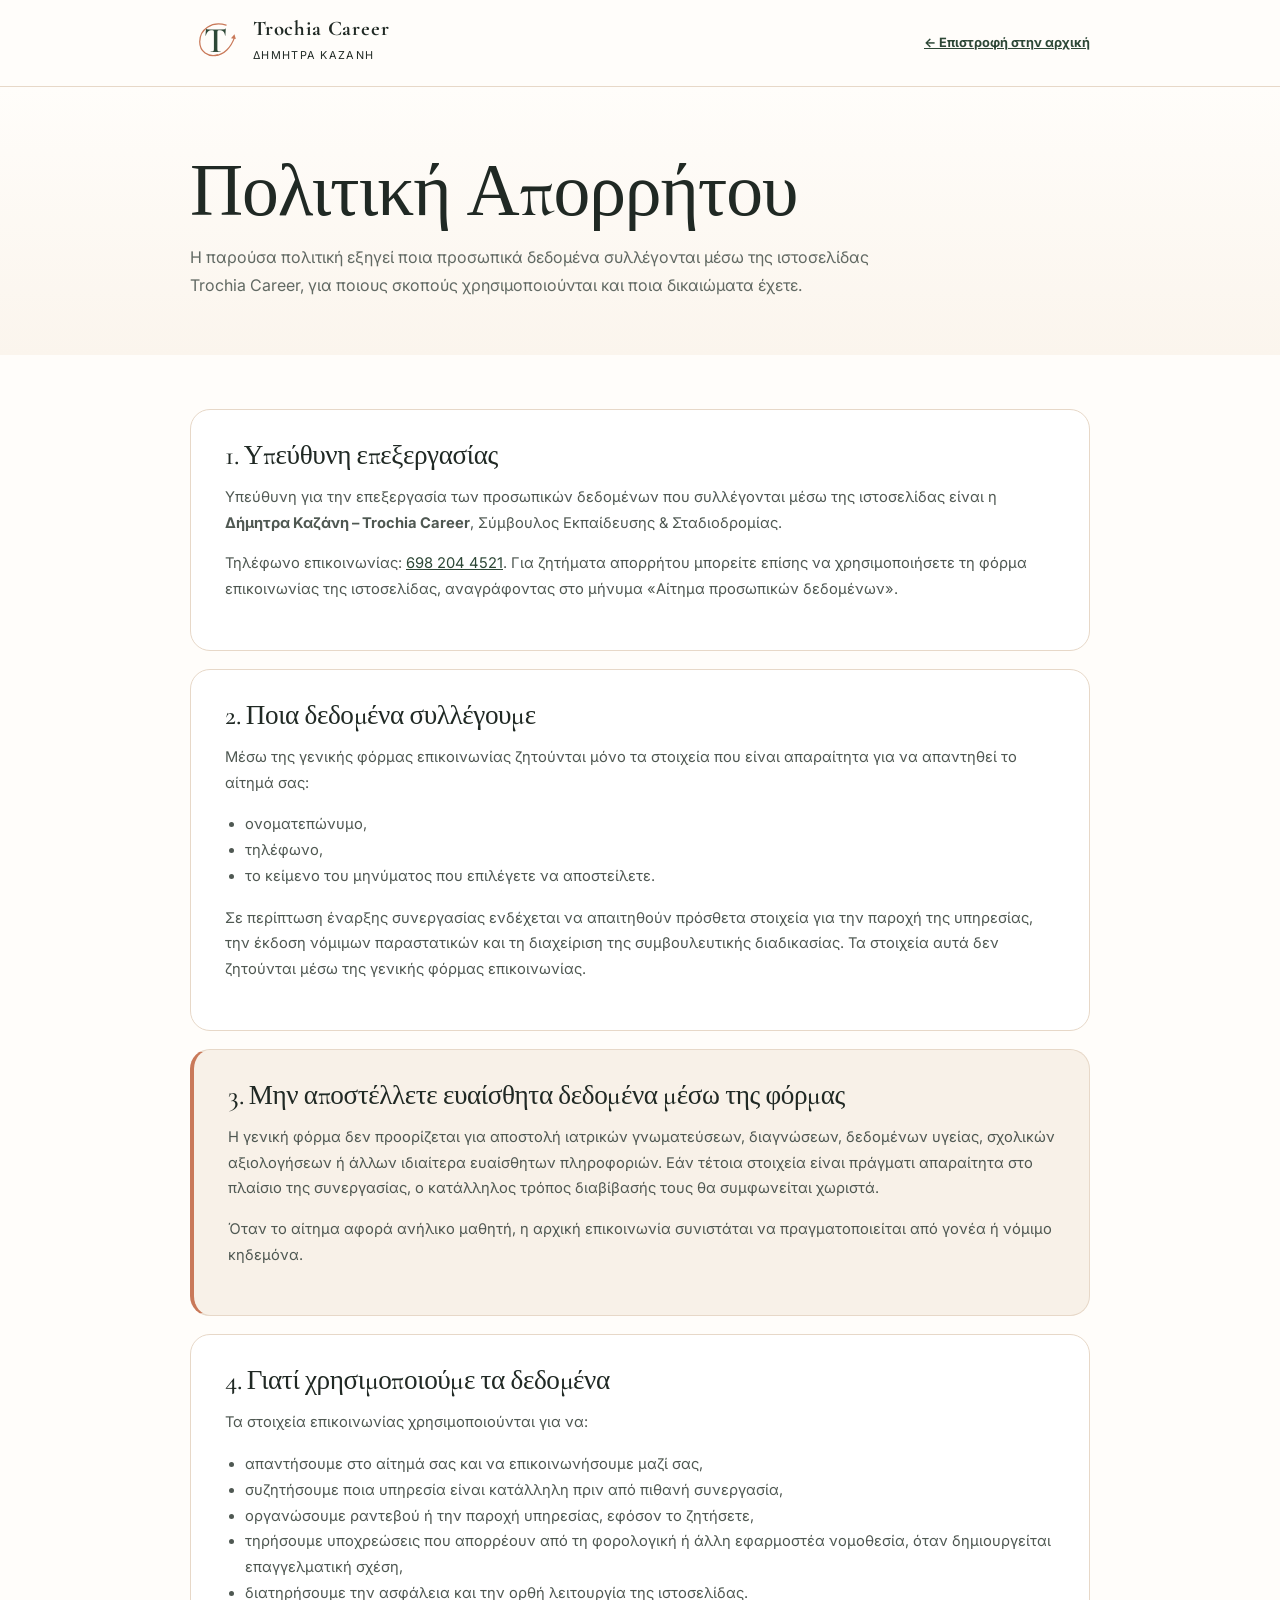
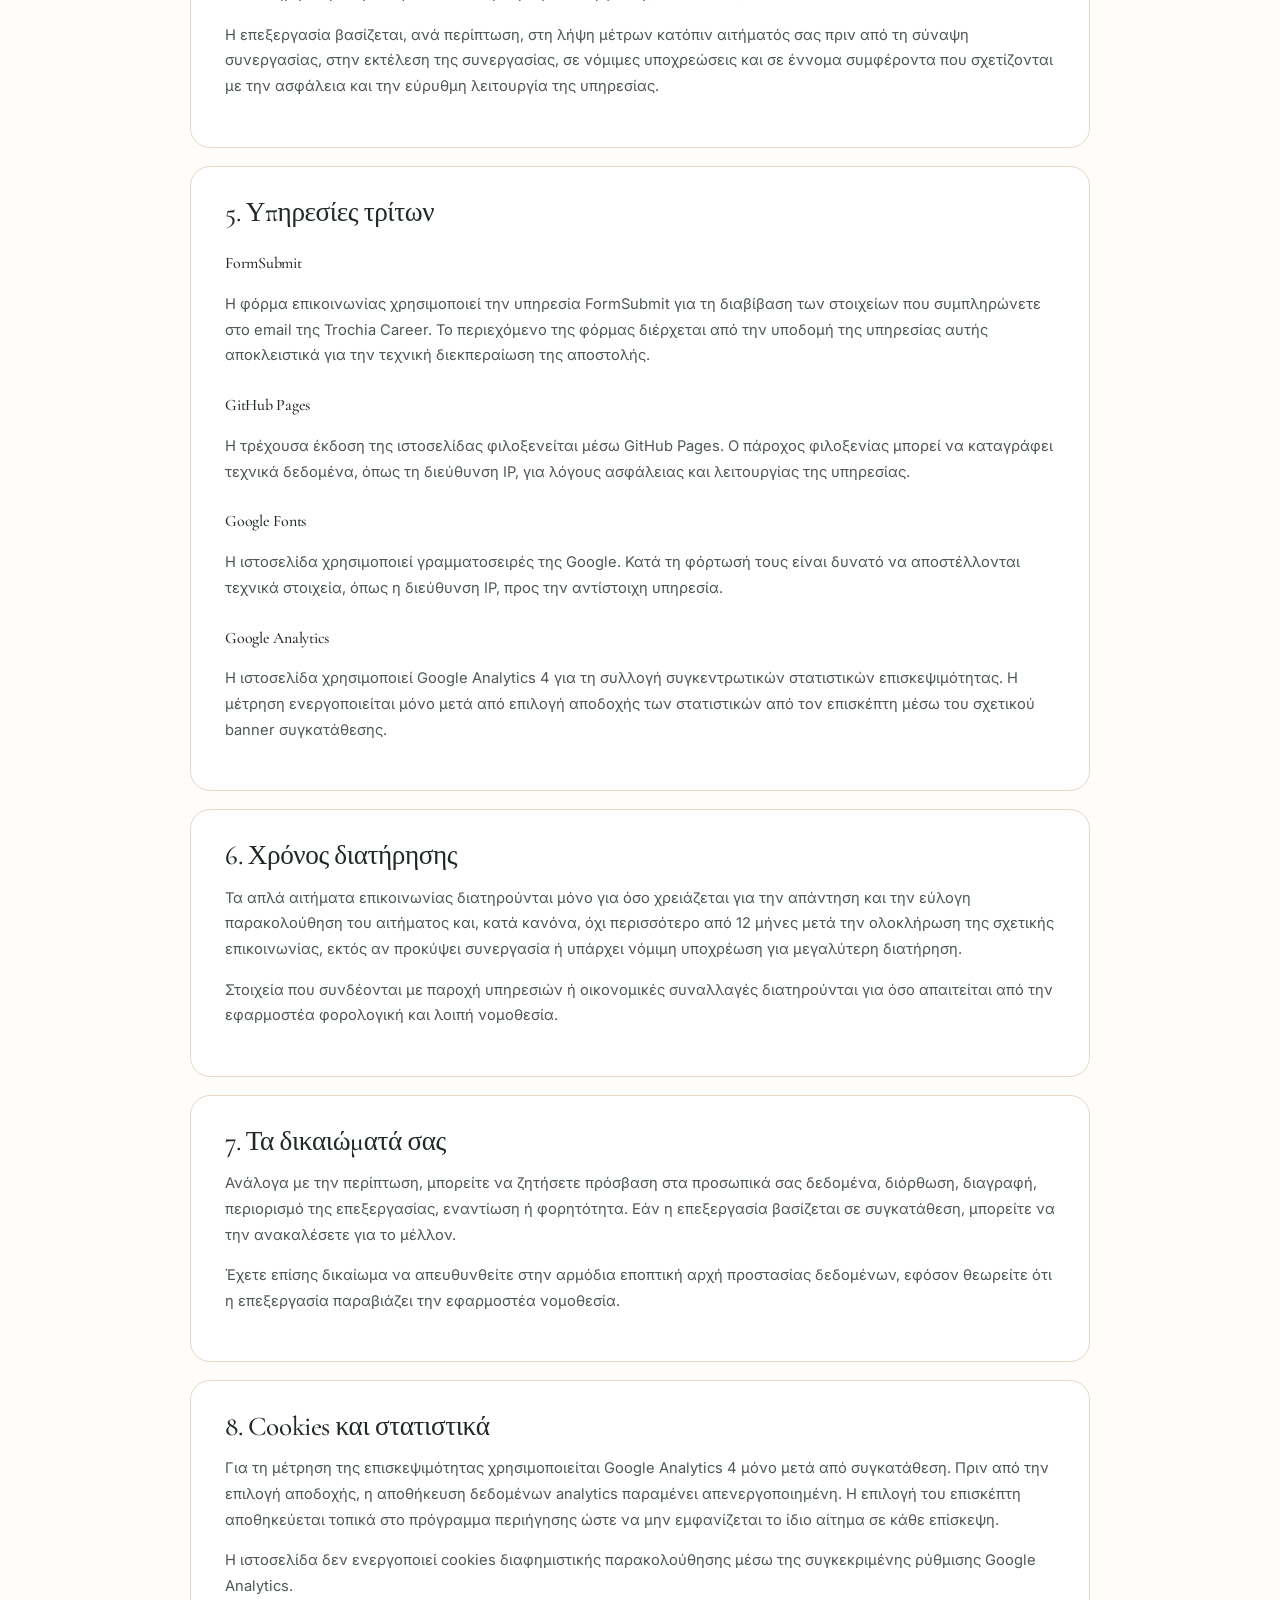
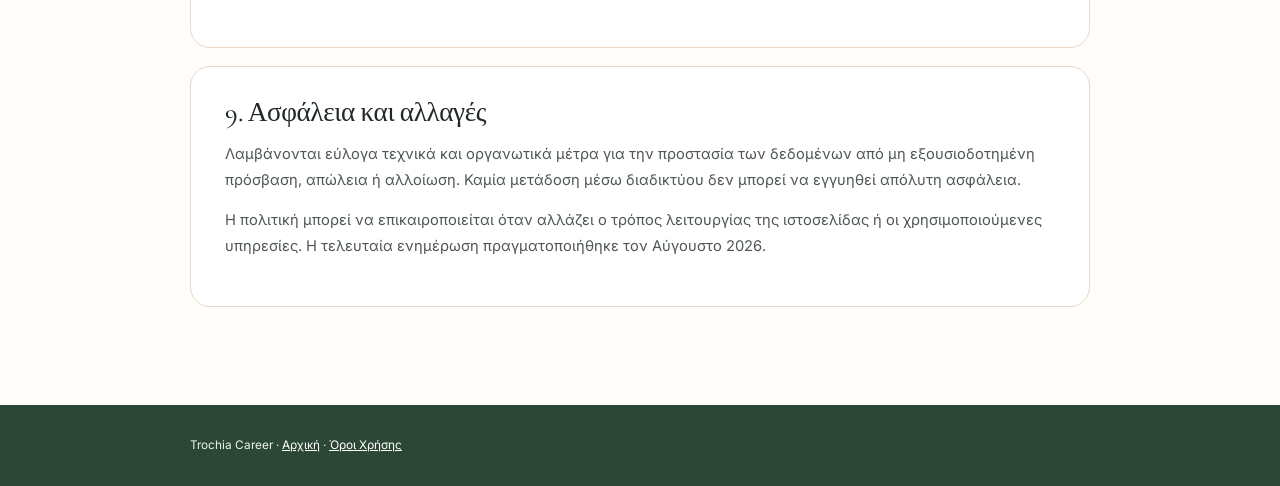
<file: privacy.html>
<!doctype html>
<html lang="el"><head><meta charset="utf-8"><meta name="viewport" content="width=device-width,initial-scale=1"><title>Πολιτική Απορρήτου | Trochia Career</title><meta name="robots" content="index,follow"><link rel="preconnect" href="https://fonts.googleapis.com"><link rel="preconnect" href="https://fonts.gstatic.com" crossorigin><link href="https://fonts.googleapis.com/css2?family=Cormorant+Garamond:wght@500;600;700&family=Inter:wght@400;500;600;700&display=swap" rel="stylesheet"><style>:root{--bg:#fffdfa;--cream:#f8f1e8;--line:#e7d8c8;--ink:#202924;--muted:#616963;--green:#2d4736;--terr:#c97959}*{box-sizing:border-box}body{margin:0;background:var(--bg);color:var(--ink);font:16px/1.75 Inter,sans-serif}a{color:var(--green)}.wrap{width:min(900px,calc(100% - 34px));margin:auto}header{border-bottom:1px solid var(--line);background:#fffdfa}.head{height:86px;display:flex;align-items:center;gap:13px}.head svg{width:50px;height:50px}.head b{display:block;font:700 1.3rem/1 'Cormorant Garamond',serif;letter-spacing:.04em}.head small{font-size:.68rem;text-transform:uppercase;letter-spacing:.12em}.back{margin-left:auto;font-size:.8rem;font-weight:700}.hero{padding:70px 0 40px;background:linear-gradient(180deg,#fffdfa,#fbf5ed)}h1{font:600 clamp(3rem,6vw,4.6rem)/.95 'Cormorant Garamond',serif;margin:0 0 12px}.lead{color:var(--muted);max-width:720px}.content{padding:54px 0 80px}.box{background:#fff;border:1px solid var(--line);border-radius:20px;padding:32px 34px;margin-bottom:18px}h2{font:700 1.7rem/1.05 'Cormorant Garamond',serif;margin:0 0 12px}h3{font-size:1rem;margin:22px 0 6px}.box p,.box li{font-size:.92rem;color:#4f5852}.box ul{padding-left:20px}.note{background:var(--cream);border-left:4px solid var(--terr)}footer{background:var(--green);color:#edf2ed;padding:30px 0;font-size:.74rem}footer a{color:#fff}@media(max-width:640px){.box{padding:25px}.head small{display:none}}</style><link rel="stylesheet" href="mobile-v2.css?v=20261028-6" data-mobile-v2="true"><link rel="icon" type="image/png" sizes="144x144" href="/favicon.png"><link rel="shortcut icon" href="/favicon.ico"><link rel="canonical" href="https://trochiacareer.gr/privacy.html"></head><body><header><div class="wrap head"><a href="index.html"><svg viewBox="0 0 72 72" aria-hidden="true"><text x="36" y="54" text-anchor="middle" font-family="Cormorant Garamond,serif" font-size="52" font-weight="600" fill="#2d4736">T</text><path d="M52 16C31 10 14 22 14 40C14 54 26 63 40 59" fill="none" stroke="#c97959" stroke-width="1.8" stroke-linecap="round"/><path d="M36 60C49 59 59 48 64 34" fill="none" stroke="#c97959" stroke-width="1.8" stroke-linecap="round"/><path d="M64 29L59 35L66 36Z" fill="#c97959"/></svg></a><span><b>Trochia Career</b><small>Δήμητρα Καζάνη</small></span><a class="back" href="index.html">← Επιστροφή στην αρχική</a></div></header><main><section class="hero"><div class="wrap"><h1>Πολιτική Απορρήτου</h1><p class="lead">Η παρούσα πολιτική εξηγεί ποια προσωπικά δεδομένα συλλέγονται μέσω της ιστοσελίδας Trochia Career, για ποιους σκοπούς χρησιμοποιούνται και ποια δικαιώματα έχετε.</p></div></section><section class="content"><div class="wrap"><div class="box"><h2>1. Υπεύθυνη επεξεργασίας</h2><p>Υπεύθυνη για την επεξεργασία των προσωπικών δεδομένων που συλλέγονται μέσω της ιστοσελίδας είναι η <strong>Δήμητρα Καζάνη – Trochia Career</strong>, Σύμβουλος Εκπαίδευσης & Σταδιοδρομίας.</p><p>Τηλέφωνο επικοινωνίας: <a href="tel:+306982044521">698 204 4521</a>. Για ζητήματα απορρήτου μπορείτε επίσης να χρησιμοποιήσετε τη φόρμα επικοινωνίας της ιστοσελίδας, αναγράφοντας στο μήνυμα «Αίτημα προσωπικών δεδομένων».</p></div><div class="box"><h2>2. Ποια δεδομένα συλλέγουμε</h2><p>Μέσω της γενικής φόρμας επικοινωνίας ζητούνται μόνο τα στοιχεία που είναι απαραίτητα για να απαντηθεί το αίτημά σας:</p><ul><li>ονοματεπώνυμο,</li><li>τηλέφωνο,</li><li>το κείμενο του μηνύματος που επιλέγετε να αποστείλετε.</li></ul><p>Σε περίπτωση έναρξης συνεργασίας ενδέχεται να απαιτηθούν πρόσθετα στοιχεία για την παροχή της υπηρεσίας, την έκδοση νόμιμων παραστατικών και τη διαχείριση της συμβουλευτικής διαδικασίας. Τα στοιχεία αυτά δεν ζητούνται μέσω της γενικής φόρμας επικοινωνίας.</p></div><div class="box note"><h2>3. Μην αποστέλλετε ευαίσθητα δεδομένα μέσω της φόρμας</h2><p>Η γενική φόρμα δεν προορίζεται για αποστολή ιατρικών γνωματεύσεων, διαγνώσεων, δεδομένων υγείας, σχολικών αξιολογήσεων ή άλλων ιδιαίτερα ευαίσθητων πληροφοριών. Εάν τέτοια στοιχεία είναι πράγματι απαραίτητα στο πλαίσιο της συνεργασίας, ο κατάλληλος τρόπος διαβίβασής τους θα συμφωνείται χωριστά.</p><p>Όταν το αίτημα αφορά ανήλικο μαθητή, η αρχική επικοινωνία συνιστάται να πραγματοποιείται από γονέα ή νόμιμο κηδεμόνα.</p></div><div class="box"><h2>4. Γιατί χρησιμοποιούμε τα δεδομένα</h2><p>Τα στοιχεία επικοινωνίας χρησιμοποιούνται για να:</p><ul><li>απαντήσουμε στο αίτημά σας και να επικοινωνήσουμε μαζί σας,</li><li>συζητήσουμε ποια υπηρεσία είναι κατάλληλη πριν από πιθανή συνεργασία,</li><li>οργανώσουμε ραντεβού ή την παροχή υπηρεσίας, εφόσον το ζητήσετε,</li><li>τηρήσουμε υποχρεώσεις που απορρέουν από τη φορολογική ή άλλη εφαρμοστέα νομοθεσία, όταν δημιουργείται επαγγελματική σχέση,</li><li>διατηρήσουμε την ασφάλεια και την ορθή λειτουργία της ιστοσελίδας.</li></ul><p>Η επεξεργασία βασίζεται, ανά περίπτωση, στη λήψη μέτρων κατόπιν αιτήματός σας πριν από τη σύναψη συνεργασίας, στην εκτέλεση της συνεργασίας, σε νόμιμες υποχρεώσεις και σε έννομα συμφέροντα που σχετίζονται με την ασφάλεια και την εύρυθμη λειτουργία της υπηρεσίας.</p></div><div class="box"><h2>5. Υπηρεσίες τρίτων</h2><h3>FormSubmit</h3><p>Η φόρμα επικοινωνίας χρησιμοποιεί την υπηρεσία FormSubmit για τη διαβίβαση των στοιχείων που συμπληρώνετε στο email της Trochia Career. Το περιεχόμενο της φόρμας διέρχεται από την υποδομή της υπηρεσίας αυτής αποκλειστικά για την τεχνική διεκπεραίωση της αποστολής.</p><h3>GitHub Pages</h3><p>Η τρέχουσα έκδοση της ιστοσελίδας φιλοξενείται μέσω GitHub Pages. Ο πάροχος φιλοξενίας μπορεί να καταγράφει τεχνικά δεδομένα, όπως τη διεύθυνση IP, για λόγους ασφάλειας και λειτουργίας της υπηρεσίας.</p><h3>Google Fonts</h3><p>Η ιστοσελίδα χρησιμοποιεί γραμματοσειρές της Google. Κατά τη φόρτωσή τους είναι δυνατό να αποστέλλονται τεχνικά στοιχεία, όπως η διεύθυνση IP, προς την αντίστοιχη υπηρεσία.</p><h3>Google Analytics</h3><p>Η ιστοσελίδα χρησιμοποιεί Google Analytics 4 για τη συλλογή συγκεντρωτικών στατιστικών επισκεψιμότητας. Η μέτρηση ενεργοποιείται μόνο μετά από επιλογή αποδοχής των στατιστικών από τον επισκέπτη μέσω του σχετικού banner συγκατάθεσης.</p></div><div class="box"><h2>6. Χρόνος διατήρησης</h2><p>Τα απλά αιτήματα επικοινωνίας διατηρούνται μόνο για όσο χρειάζεται για την απάντηση και την εύλογη παρακολούθηση του αιτήματος και, κατά κανόνα, όχι περισσότερο από 12 μήνες μετά την ολοκλήρωση της σχετικής επικοινωνίας, εκτός αν προκύψει συνεργασία ή υπάρχει νόμιμη υποχρέωση για μεγαλύτερη διατήρηση.</p><p>Στοιχεία που συνδέονται με παροχή υπηρεσιών ή οικονομικές συναλλαγές διατηρούνται για όσο απαιτείται από την εφαρμοστέα φορολογική και λοιπή νομοθεσία.</p></div><div class="box"><h2>7. Τα δικαιώματά σας</h2><p>Ανάλογα με την περίπτωση, μπορείτε να ζητήσετε πρόσβαση στα προσωπικά σας δεδομένα, διόρθωση, διαγραφή, περιορισμό της επεξεργασίας, εναντίωση ή φορητότητα. Εάν η επεξεργασία βασίζεται σε συγκατάθεση, μπορείτε να την ανακαλέσετε για το μέλλον.</p><p>Έχετε επίσης δικαίωμα να απευθυνθείτε στην αρμόδια εποπτική αρχή προστασίας δεδομένων, εφόσον θεωρείτε ότι η επεξεργασία παραβιάζει την εφαρμοστέα νομοθεσία.</p></div><div class="box"><h2>8. Cookies και στατιστικά</h2><p>Για τη μέτρηση της επισκεψιμότητας χρησιμοποιείται Google Analytics 4 μόνο μετά από συγκατάθεση. Πριν από την επιλογή αποδοχής, η αποθήκευση δεδομένων analytics παραμένει απενεργοποιημένη. Η επιλογή του επισκέπτη αποθηκεύεται τοπικά στο πρόγραμμα περιήγησης ώστε να μην εμφανίζεται το ίδιο αίτημα σε κάθε επίσκεψη.</p><p>Η ιστοσελίδα δεν ενεργοποιεί cookies διαφημιστικής παρακολούθησης μέσω της συγκεκριμένης ρύθμισης Google Analytics.</p></div><div class="box"><h2>9. Ασφάλεια και αλλαγές</h2><p>Λαμβάνονται εύλογα τεχνικά και οργανωτικά μέτρα για την προστασία των δεδομένων από μη εξουσιοδοτημένη πρόσβαση, απώλεια ή αλλοίωση. Καμία μετάδοση μέσω διαδικτύου δεν μπορεί να εγγυηθεί απόλυτη ασφάλεια.</p><p>Η πολιτική μπορεί να επικαιροποιείται όταν αλλάζει ο τρόπος λειτουργίας της ιστοσελίδας ή οι χρησιμοποιούμενες υπηρεσίες. Η τελευταία ενημέρωση πραγματοποιήθηκε τον Αύγουστο 2026.</p></div></div></section></main><footer><div class="wrap">Trochia Career · <a href="index.html">Αρχική</a> · <a href="terms.html">Όροι Χρήσης</a></div></footer></body></html>
</file>
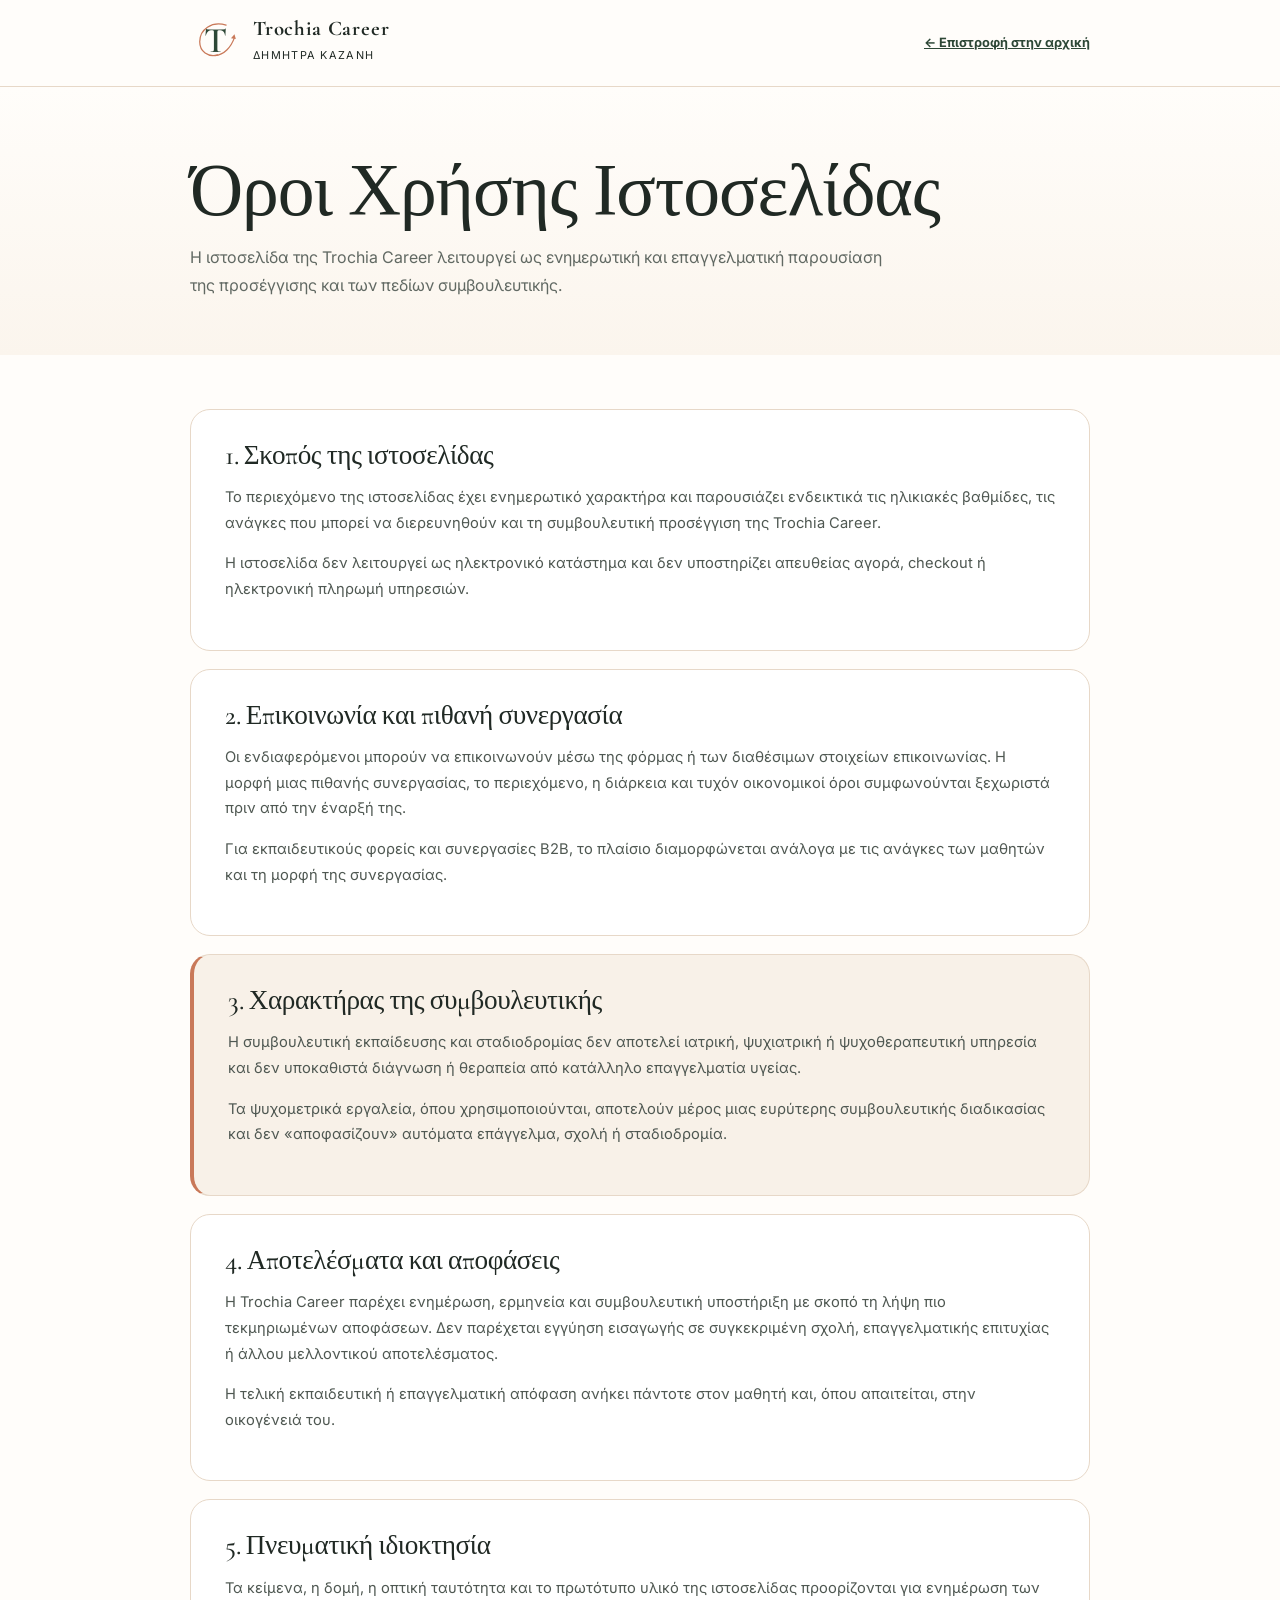
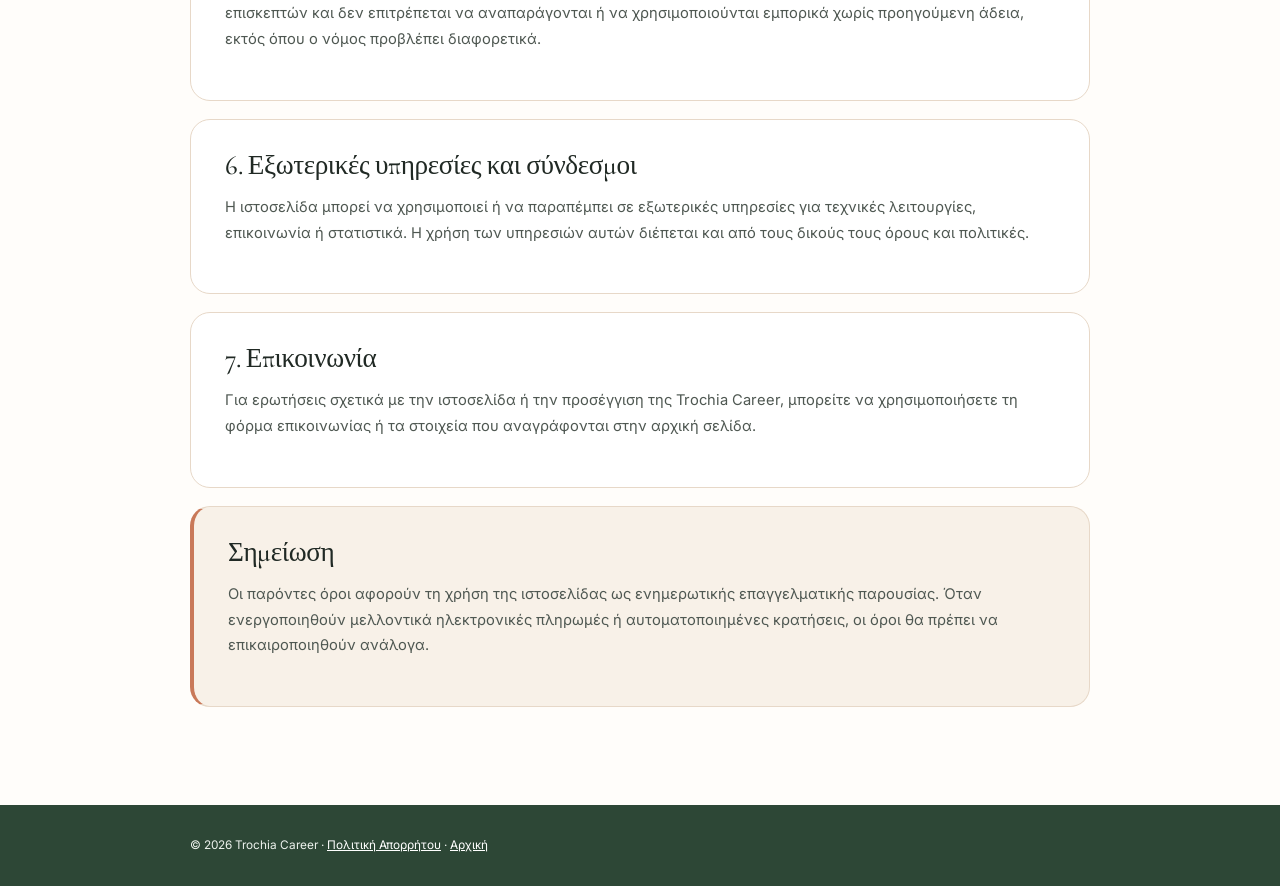
<file: terms.html>
<!doctype html>
<html lang="el"><head><meta charset="utf-8"><meta name="viewport" content="width=device-width,initial-scale=1"><title>Όροι Χρήσης | Trochia Career</title><meta name="robots" content="index,follow"><link rel="preconnect" href="https://fonts.googleapis.com"><link rel="preconnect" href="https://fonts.gstatic.com" crossorigin><link href="https://fonts.googleapis.com/css2?family=Cormorant+Garamond:wght@500;600;700&family=Inter:wght@400;500;600;700&display=swap" rel="stylesheet"><style>:root{--bg:#fffdfa;--cream:#f8f1e8;--line:#e7d8c8;--ink:#202924;--muted:#616963;--green:#2d4736;--terr:#c97959}*{box-sizing:border-box}body{margin:0;background:var(--bg);color:var(--ink);font:16px/1.75 Inter,sans-serif}a{color:var(--green)}.wrap{width:min(900px,calc(100% - 34px));margin:auto}header{border-bottom:1px solid var(--line);background:#fffdfa}.head{height:86px;display:flex;align-items:center;gap:13px}.head svg{width:50px;height:50px}.head b{display:block;font:700 1.3rem/1 'Cormorant Garamond',serif;letter-spacing:.04em}.head small{font-size:.68rem;text-transform:uppercase;letter-spacing:.12em}.back{margin-left:auto;font-size:.8rem;font-weight:700}.hero{padding:70px 0 40px;background:linear-gradient(180deg,#fffdfa,#fbf5ed)}h1{font:600 clamp(3rem,6vw,4.6rem)/.95 'Cormorant Garamond',serif;margin:0 0 12px}.lead{color:var(--muted);max-width:720px}.content{padding:54px 0 80px}.box{background:#fff;border:1px solid var(--line);border-radius:20px;padding:32px 34px;margin-bottom:18px}h2{font:700 1.7rem/1.05 'Cormorant Garamond',serif;margin:0 0 12px}.box p,.box li{font-size:.92rem;color:#4f5852}.box ul{padding-left:20px}.note{background:var(--cream);border-left:4px solid var(--terr)}footer{background:var(--green);color:#edf2ed;padding:30px 0;font-size:.74rem}footer a{color:#fff}@media(max-width:640px){.box{padding:25px}.head small{display:none}}</style><link rel="stylesheet" href="mobile-v2.css?v=20261028-6" data-mobile-v2="true"><link rel="icon" type="image/png" sizes="144x144" href="/favicon.png"><link rel="shortcut icon" href="/favicon.ico"><link rel="canonical" href="https://trochiacareer.gr/terms.html"></head><body><header><div class="wrap head"><a href="index.html"><svg viewBox="0 0 72 72" aria-hidden="true"><text x="36" y="54" text-anchor="middle" font-family="Cormorant Garamond,serif" font-size="52" font-weight="600" fill="#2d4736">T</text><path d="M52 16C31 10 14 22 14 40C14 54 26 63 40 59" fill="none" stroke="#c97959" stroke-width="1.8" stroke-linecap="round"/><path d="M36 60C49 59 59 48 64 34" fill="none" stroke="#c97959" stroke-width="1.8" stroke-linecap="round"/><path d="M64 29L59 35L66 36Z" fill="#c97959"/></svg></a><span><b>Trochia Career</b><small>Δήμητρα Καζάνη</small></span><a class="back" href="index.html">← Επιστροφή στην αρχική</a></div></header><main><section class="hero"><div class="wrap"><h1>Όροι Χρήσης Ιστοσελίδας</h1><p class="lead">Η ιστοσελίδα της Trochia Career λειτουργεί ως ενημερωτική και επαγγελματική παρουσίαση της προσέγγισης και των πεδίων συμβουλευτικής.</p></div></section><section class="content"><div class="wrap"><div class="box"><h2>1. Σκοπός της ιστοσελίδας</h2><p>Το περιεχόμενο της ιστοσελίδας έχει ενημερωτικό χαρακτήρα και παρουσιάζει ενδεικτικά τις ηλικιακές βαθμίδες, τις ανάγκες που μπορεί να διερευνηθούν και τη συμβουλευτική προσέγγιση της Trochia Career.</p><p>Η ιστοσελίδα δεν λειτουργεί ως ηλεκτρονικό κατάστημα και δεν υποστηρίζει απευθείας αγορά, checkout ή ηλεκτρονική πληρωμή υπηρεσιών.</p></div><div class="box"><h2>2. Επικοινωνία και πιθανή συνεργασία</h2><p>Οι ενδιαφερόμενοι μπορούν να επικοινωνούν μέσω της φόρμας ή των διαθέσιμων στοιχείων επικοινωνίας. Η μορφή μιας πιθανής συνεργασίας, το περιεχόμενο, η διάρκεια και τυχόν οικονομικοί όροι συμφωνούνται ξεχωριστά πριν από την έναρξή της.</p><p>Για εκπαιδευτικούς φορείς και συνεργασίες B2B, το πλαίσιο διαμορφώνεται ανάλογα με τις ανάγκες των μαθητών και τη μορφή της συνεργασίας.</p></div><div class="box note"><h2>3. Χαρακτήρας της συμβουλευτικής</h2><p>Η συμβουλευτική εκπαίδευσης και σταδιοδρομίας δεν αποτελεί ιατρική, ψυχιατρική ή ψυχοθεραπευτική υπηρεσία και δεν υποκαθιστά διάγνωση ή θεραπεία από κατάλληλο επαγγελματία υγείας.</p><p>Τα ψυχομετρικά εργαλεία, όπου χρησιμοποιούνται, αποτελούν μέρος μιας ευρύτερης συμβουλευτικής διαδικασίας και δεν «αποφασίζουν» αυτόματα επάγγελμα, σχολή ή σταδιοδρομία.</p></div><div class="box"><h2>4. Αποτελέσματα και αποφάσεις</h2><p>Η Trochia Career παρέχει ενημέρωση, ερμηνεία και συμβουλευτική υποστήριξη με σκοπό τη λήψη πιο τεκμηριωμένων αποφάσεων. Δεν παρέχεται εγγύηση εισαγωγής σε συγκεκριμένη σχολή, επαγγελματικής επιτυχίας ή άλλου μελλοντικού αποτελέσματος.</p><p>Η τελική εκπαιδευτική ή επαγγελματική απόφαση ανήκει πάντοτε στον μαθητή και, όπου απαιτείται, στην οικογένειά του.</p></div><div class="box"><h2>5. Πνευματική ιδιοκτησία</h2><p>Τα κείμενα, η δομή, η οπτική ταυτότητα και το πρωτότυπο υλικό της ιστοσελίδας προορίζονται για ενημέρωση των επισκεπτών και δεν επιτρέπεται να αναπαράγονται ή να χρησιμοποιούνται εμπορικά χωρίς προηγούμενη άδεια, εκτός όπου ο νόμος προβλέπει διαφορετικά.</p></div><div class="box"><h2>6. Εξωτερικές υπηρεσίες και σύνδεσμοι</h2><p>Η ιστοσελίδα μπορεί να χρησιμοποιεί ή να παραπέμπει σε εξωτερικές υπηρεσίες για τεχνικές λειτουργίες, επικοινωνία ή στατιστικά. Η χρήση των υπηρεσιών αυτών διέπεται και από τους δικούς τους όρους και πολιτικές.</p></div><div class="box"><h2>7. Επικοινωνία</h2><p>Για ερωτήσεις σχετικά με την ιστοσελίδα ή την προσέγγιση της Trochia Career, μπορείτε να χρησιμοποιήσετε τη φόρμα επικοινωνίας ή τα στοιχεία που αναγράφονται στην αρχική σελίδα.</p></div><div class="box note"><h2>Σημείωση</h2><p>Οι παρόντες όροι αφορούν τη χρήση της ιστοσελίδας ως ενημερωτικής επαγγελματικής παρουσίας. Όταν ενεργοποιηθούν μελλοντικά ηλεκτρονικές πληρωμές ή αυτοματοποιημένες κρατήσεις, οι όροι θα πρέπει να επικαιροποιηθούν ανάλογα.</p></div></div></section></main><footer><div class="wrap">© 2026 Trochia Career · <a href="privacy.html">Πολιτική Απορρήτου</a> · <a href="index.html">Αρχική</a></div></footer></body></html>
</file>
<file: mobile-v2.css>
/* Trochia Career — phone-first layout.
   Every rule is isolated to phone widths so desktop remains unchanged. */
@media (max-width:768px){
  html{font-size:15px;scroll-padding-top:72px}
  html,body{width:100%;max-width:100%;overflow-x:hidden}
  body{font-size:15px;line-height:1.65;-webkit-text-size-adjust:100%;text-rendering:optimizeLegibility}
  *,*:before,*:after{min-width:0}
  img,svg{max-width:100%;height:auto}
  input,textarea,select,button{font-size:16px}
  .wrap{width:auto!important;max-width:none!important;margin-left:18px!important;margin-right:18px!important}
  .section{padding:42px 0!important}
  .section-head{max-width:none!important;text-align:left!important;margin:0 0 24px!important}
  .eyebrow{font-size:.67rem!important;line-height:1.35!important;letter-spacing:.1em!important}
  .title{font-size:1.75rem!important;line-height:1.1!important;margin:7px 0 10px!important;letter-spacing:-.015em}
  .lead{font-size:.93rem!important;line-height:1.62!important}
  .btn{min-height:46px!important;padding:12px 15px!important;border-radius:11px!important;font-size:.74rem!important;line-height:1.2!important}

  /* Full, balanced alignment for readable body copy on phones */
  .hero p,
  .lead,
  .age-nav-section .age-nav-intro,
  .age-choice-card p,
  .help-head p,
  .help-close,
  .process-step p,
  .price li,
  .package-guidance,
  .refined-about .about-copy>p,
  .faq p,
  .subhero p,
  .signal p,
  .info-list li,
  .note,
  .package-callout p,
  .package-callout li{
    text-align:justify!important;
    text-justify:inter-word;
    hyphens:auto;
    -webkit-hyphens:auto
  }

  /* header */
  header{position:sticky;top:0}
  nav{height:68px!important;gap:10px!important}
  .brand{gap:8px!important;max-width:calc(100% - 54px)}
  .brand .monogram{width:39px!important;height:39px!important}
  .brand b{font-size:1.04rem!important;white-space:nowrap}
  .brand small{display:none!important}
  .desktop-links,nav>.btn.primary{display:none!important}
  .mobile-toggle{display:inline-flex!important;width:42px!important;height:42px!important;flex:0 0 42px!important;border-radius:11px!important}
  .mobile-menu{top:68px!important;padding:9px 18px 14px!important}
  .mobile-menu a{padding:12px 2px!important;font-size:.82rem!important}

  /* hero — purpose-built vertical composition */
  .hero-grid{display:grid!important;grid-template-columns:1fr!important;min-height:0!important;padding:32px 0 30px!important;gap:20px!important}
  .hero .eyebrow{max-width:92%}
  .hero h1{font-size:1.8rem!important;line-height:1.1!important;letter-spacing:-.024em!important;margin:8px 0 15px!important}
  .hero h1 span{display:block!important;margin-top:3px}
  .hero p,.hero.refined-home .hero-copy-text{max-width:none!important;font-size:.94rem!important;line-height:1.62!important;margin-bottom:0!important}
  .quick-points,.hero.refined-home .quick-points{
    display:grid!important;grid-template-columns:1fr 1fr!important;gap:8px!important;
    margin:17px 0 0!important;padding:0!important;overflow:visible!important
  }
  .quick-points span,.hero.refined-home .quick-points span{
    width:100%!important;padding:8px 10px!important;text-align:center!important;
    font-size:.7rem!important;white-space:normal!important
  }
  .actions{display:grid!important;grid-template-columns:1fr!important;gap:9px!important;margin-top:19px!important}
  .actions .btn{width:100%!important}
  .hero-panel{width:100%!important;max-width:none!important;margin:0!important;padding:17px 18px!important;border-radius:18px!important;box-shadow:0 8px 22px rgba(45,71,54,.055)!important}
  .hero-logo{display:grid!important;grid-template-columns:72px minmax(0,1fr)!important;column-gap:13px!important;align-items:center!important;text-align:left!important}
  .hero-logo .monogram{grid-column:1!important;grid-row:1/4!important;width:72px!important;height:72px!important;margin:0!important}
  .hero-wordmark{grid-column:2!important;font-size:1.63rem!important;line-height:1!important}
  .hero-tagline{grid-column:2!important;font-size:.56rem!important;line-height:1.45!important;letter-spacing:.075em!important;margin-top:2px!important}
  .hero-logo>div[style]{display:none!important}
  .hero-quote{grid-column:1/-1!important;text-align:left!important;font-size:1.02rem!important;line-height:1.28!important;margin:13px 0 0!important;padding:13px 0 0!important}

  /* age cards */
  .age-nav-section .age-nav-head{max-width:none!important;margin:0 0 23px!important}
  .age-nav-section .age-nav-title{font-size:1.75rem!important;line-height:1.1!important}
  .age-nav-section .age-nav-intro{font-size:.91rem!important;line-height:1.6!important}
  .age-choice-grid{display:grid!important;grid-template-columns:1fr!important;gap:11px!important}
  .age-choice-card{
    width:100%!important;min-height:0!important;padding:16px!important;border-radius:16px!important;
    display:grid!important;grid-template-columns:64px minmax(0,1fr)!important;
    grid-template-areas:"icon title" "icon desc" "icon link"!important;
    column-gap:13px!important;align-items:center!important;text-align:left!important
  }
  .age-choice-icon{grid-area:icon!important;width:60px!important;height:60px!important;margin:0!important}
  .age-choice-icon svg{width:38px!important;height:38px!important}
  .age-choice-card h3{grid-area:title!important;font-size:1.35rem!important;line-height:1.04!important;margin:0 0 4px!important}
  .age-choice-card p{grid-area:desc!important;font-size:.79rem!important;line-height:1.46!important;margin:0 0 7px!important;max-width:none!important}
  .age-choice-link{grid-area:link!important;margin:0!important;font-size:.66rem!important}

  /* familiar questions — swipe carousel with a visible next-card cue */
  .help-head{max-width:none!important;text-align:left!important;margin:0 0 21px!important}
  .help-head h2{font-size:1.75rem!important;line-height:1.1!important;margin:7px 0 10px!important}
  .help-head p{font-size:.91rem!important;line-height:1.6!important}
  .help-grid{
    display:flex!important;gap:10px!important;overflow-x:auto!important;overflow-y:hidden!important;
    margin:0 -18px!important;padding:0 18px 12px!important;
    scroll-snap-type:x mandatory!important;scroll-padding-left:18px!important;
    -webkit-overflow-scrolling:touch!important;scrollbar-width:none!important
  }
  .help-grid::-webkit-scrollbar{display:none!important}
  .help-card,.help-card:last-child{
    flex:0 0 82%!important;width:auto!important;min-height:126px!important;padding:16px!important;
    display:grid!important;grid-template-columns:38px minmax(0,1fr)!important;gap:11px!important;
    align-items:center!important;border-radius:15px!important;scroll-snap-align:start!important
  }
  .help-mark{width:36px!important;height:36px!important;margin:0!important}
  .help-card blockquote{margin:0!important;font-size:1.18rem!important;line-height:1.2!important}
  .help-close{max-width:none!important;text-align:left!important;margin:14px 0 0!important;font-size:.88rem!important;line-height:1.58!important}

  /* process — actual mobile timeline, no side scrolling */
  .process-section{overflow:visible!important}
  .process-section .process-head{margin:0 0 22px!important}
  .process-section .process-title{font-size:1.75rem!important;line-height:1.1!important}
  .process-section .process-intro{font-size:.91rem!important;line-height:1.6!important}
  .process-flow-wrap{overflow:visible!important;margin:0!important;padding:0!important}
  .process-flow{
    display:grid!important;min-width:0!important;width:100%!important;gap:0!important;align-items:stretch!important
  }
  .process-arrow{display:none!important}
  .process-step{
    position:relative!important;width:100%!important;max-width:none!important;flex:none!important;
    display:grid!important;grid-template-columns:58px minmax(0,1fr)!important;
    grid-template-rows:auto auto!important;column-gap:14px!important;row-gap:3px!important;
    text-align:left!important;padding:15px 0!important;border-bottom:1px solid #e7d8c8!important
  }
  .process-step:last-child{border-bottom:0!important}
  .process-step-num{
    position:absolute!important;left:0!important;top:10px!important;z-index:2!important;
    width:24px!important;height:24px!important;border-radius:50%!important;background:#fffdfa!important;
    border:1px solid #e2cfbd!important;display:grid!important;place-items:center!important;
    font-size:.61rem!important;margin:0!important;color:#c97959!important
  }
  .process-icon{
    grid-column:1!important;grid-row:1/3!important;width:54px!important;height:54px!important;
    margin:0!important;align-self:start!important
  }
  .process-icon svg{width:30px!important;height:30px!important}
  .process-step h3{
    grid-column:2!important;grid-row:1!important;max-width:none!important;
    margin:1px 0 2px!important;font-size:1.2rem!important;line-height:1.08!important
  }
  .process-step p{
    grid-column:2!important;grid-row:2!important;max-width:none!important;
    margin:0!important;font-size:.8rem!important;line-height:1.5!important
  }
  .process-note{display:none!important}

  /* packages — swipe carousel so every option is discoverable */
  #packages.refined-packages .section-head{max-width:none!important}
  .prices{
    display:flex!important;gap:11px!important;overflow-x:auto!important;overflow-y:hidden!important;
    margin:0 -18px!important;padding:2px 18px 14px!important;
    scroll-snap-type:x mandatory!important;scroll-padding-left:18px!important;
    -webkit-overflow-scrolling:touch!important;scrollbar-width:none!important
  }
  .prices::-webkit-scrollbar{display:none!important}
  .price{
    flex:0 0 86%!important;width:auto!important;min-width:0!important;min-height:0!important;
    padding:18px!important;border-radius:16px!important;box-shadow:none!important;
    scroll-snap-align:start!important
  }
  .price h3{text-align:left!important;font-size:1.38rem!important;line-height:1.08!important}
  .price .age{text-align:left!important;font-size:.65rem!important;margin-top:4px!important}
  .price .amount{text-align:left!important;font-size:1.95rem!important;margin:11px 0 13px!important}
  .price ul{font-size:.81rem!important;line-height:1.5!important;margin-bottom:0!important}
  .package-guidance{max-width:none!important;margin:13px 0 0!important;padding:14px 15px!important;text-align:left!important;font-size:.83rem!important;line-height:1.55!important}

  /* about — readable article, not mini desktop */
  #about.refined-about{padding:42px 0!important}
  #about.refined-about .about-grid{display:grid!important;grid-template-columns:1fr!important;gap:14px!important}
  .refined-about .about-card{
    display:grid!important;grid-template-columns:48px minmax(0,1fr)!important;gap:11px!important;
    align-items:center!important;padding:14px 15px!important;border-radius:15px!important
  }
  .refined-about .about-card .monogram{width:48px!important;height:48px!important;margin:0!important}
  .refined-about .about-card blockquote{font-size:.98rem!important;line-height:1.3!important;margin:0!important}
  .refined-about .about-copy .eyebrow{margin-top:2px!important}
  .refined-about .about-copy h2{font-size:1.9rem!important;line-height:1!important;margin:4px 0!important}
  .refined-about .about-role{font-size:.75rem!important;line-height:1.4!important;margin-bottom:13px!important}
  .refined-about .about-copy>p:not(.about-benefit){
    font-size:.91rem!important;line-height:1.7!important;margin:0 0 13px!important;color:#5d6761!important
  }
  .refined-about .about-copy>p:nth-of-type(2),.refined-about .about-copy>p:nth-of-type(3){
    padding:13px 0!important;background:transparent!important;border:0!important;
    border-top:1px solid #eadfd4!important;border-radius:0!important
  }
  .refined-about .about-benefit{
    padding:14px 15px!important;margin:14px 0 0!important;font-size:.9rem!important;line-height:1.58!important;
    border-radius:0 12px 12px 0!important
  }
  .refined-about .facts{
    display:grid!important;grid-template-columns:1fr!important;gap:8px!important;
    overflow:visible!important;margin:14px 0 0!important;padding:0!important
  }
  .refined-about .fact{
    width:100%!important;min-width:0!important;padding:12px 13px 12px 15px!important;
    border:1px solid #e7d8c8!important;border-left:3px solid #c97959!important;border-top:1px solid #e7d8c8!important;
    border-radius:11px!important;background:#fffdfa!important;font-size:.79rem!important;line-height:1.5!important
  }
  .refined-about .fact b{font-size:.84rem!important;margin-bottom:3px!important}

  /* FAQ + contact */
  .contact-grid{display:grid!important;grid-template-columns:1fr!important;gap:24px!important}
  .faq details{padding:13px 0!important}
  .faq summary{font-size:.91rem!important;line-height:1.42!important;align-items:flex-start!important}
  .faq p{font-size:.85rem!important;line-height:1.6!important}
  .contact{padding:19px!important;border-radius:17px!important}
  .contact h3{font-size:1.55rem!important;line-height:1.1!important;margin:5px 0 10px!important}
  .contact input,.contact textarea{width:100%!important;font-size:16px!important;padding:13px 12px!important;border-radius:10px!important}
  .contact form .btn{width:100%!important}
  .consent{font-size:.72rem!important;line-height:1.45!important}

  /* footer */
  footer{padding:28px 0!important}
  .foot{display:grid!important;grid-template-columns:1fr!important;gap:16px!important}
  .foot>div{width:100%!important}
  .foot a{font-size:.78rem!important}

  /* age detail pages */
  .subhero{padding:36px 0 32px!important}
  .back-link{font-size:.74rem!important;margin-bottom:13px!important}
  .breadcrumb{font-size:.65rem!important}
  .subhero h1{font-size:1.8rem!important;line-height:1.1!important;margin:10px 0 14px!important;letter-spacing:-.02em}
  .subhero p{font-size:.93rem!important;line-height:1.62!important;margin:0!important}
  .signal-grid{
    display:flex!important;gap:10px!important;overflow-x:auto!important;overflow-y:hidden!important;
    margin:0 -18px!important;padding:0 18px 12px!important;
    scroll-snap-type:x mandatory!important;scroll-padding-left:18px!important;
    -webkit-overflow-scrolling:touch!important;scrollbar-width:none!important
  }
  .signal-grid::-webkit-scrollbar{display:none!important}
  .signal{
    flex:0 0 86%!important;width:auto!important;min-width:0!important;
    padding:17px!important;border-radius:15px!important;scroll-snap-align:start!important
  }
  .signal strong{font-size:1.22rem!important;line-height:1.2!important}
  .signal p{font-size:.83rem!important;line-height:1.55!important}
  .two-col{display:grid!important;grid-template-columns:1fr!important;gap:12px!important}
  .info-panel{padding:18px!important;border-radius:16px!important}
  .info-panel h2{font-size:1.45rem!important;line-height:1.12!important;margin-bottom:12px!important}
  .info-list{gap:9px!important}
  .info-list li{font-size:.87rem!important;line-height:1.54!important;padding-left:19px!important}
  .note{font-size:.78rem!important;line-height:1.55!important;padding:10px 12px!important}
  .package-callout{padding:18px!important;border-radius:16px!important}
  .package-callout h3{font-size:1.5rem!important}
  .package-callout p,.package-callout li{font-size:.85rem!important;line-height:1.55!important}
  .package-callout .btn{width:100%!important}
}

@media (max-width:390px){
  .wrap{margin-left:14px!important;margin-right:14px!important}
  .section{padding:38px 0!important}
  .hero-grid{padding:28px 0 26px!important}
  .hero h1{font-size:1.8rem!important}
  .title,.age-nav-section .age-nav-title,.help-head h2,.process-section .process-title{font-size:1.7rem!important}
  .quick-points,.hero.refined-home .quick-points{grid-template-columns:1fr!important}
  .help-grid{margin-left:-14px!important;margin-right:-14px!important;padding-left:14px!important;padding-right:14px!important;scroll-padding-left:14px!important}
  .help-card,.help-card:last-child{flex-basis:87%!important}
  .prices{margin-left:-14px!important;margin-right:-14px!important;padding-left:14px!important;padding-right:14px!important;scroll-padding-left:14px!important}
  .price{flex-basis:89%!important}
  .signal-grid{margin-left:-14px!important;margin-right:-14px!important;padding-left:14px!important;padding-right:14px!important;scroll-padding-left:14px!important}
  .signal{flex-basis:89%!important}
  .age-choice-card{grid-template-columns:58px minmax(0,1fr)!important;padding:14px!important;column-gap:11px!important}
  .age-choice-icon{width:54px!important;height:54px!important}
  .age-choice-icon svg{width:35px!important;height:35px!important}
  .age-choice-card h3{font-size:1.27rem!important}
  .process-step{grid-template-columns:52px minmax(0,1fr)!important;column-gap:12px!important}
  .process-icon{width:49px!important;height:49px!important}
  .hero-logo{grid-template-columns:64px minmax(0,1fr)!important}
  .hero-logo .monogram{width:64px!important;height:64px!important}
}

/* Final mobile typography override — 2026-10-28.
   Keep headings visibly compact on phones; deliberately placed last to win the cascade. */
@media screen and (max-width: 768px) {
  html body .hero h1,
  html body main .subhero h1 {
    font-size: 1.62rem !important;
    line-height: 1.16 !important;
    letter-spacing: -0.02em !important;
  }
  html body main .title,
  html body main .age-nav-section .age-nav-title,
  html body main .help-head h2,
  html body main .process-section .process-title,
  html body main .faq h2 {
    font-size: 1.52rem !important;
    line-height: 1.18 !important;
    letter-spacing: -0.01em !important;
  }
  html body main .info-panel h2,
  html body main .contact h3 {
    font-size: 1.38rem !important;
    line-height: 1.2 !important;
  }
}


/* Elegant, lighter heading typography across the site — 2026-10-28 */
html body h1,
html body h2,
html body h3,
html body .title,
html body .age-nav-section .age-nav-title,
html body .help-head h2,
html body .process-section .process-title,
html body .faq h2,
html body .info-panel h2,
html body .contact h3,
html body .about-copy h2,
html body .price h3,
html body .help-card h3,
html body .age-choice-card h3,
html body .process-card h3 {
  font-family: "Cormorant Garamond", Georgia, serif !important;
  font-weight: 500 !important;
  letter-spacing: -0.015em;
}

/* Keep lower section headings visibly refined on phones too */
@media screen and (max-width: 768px) {
  html body main h2,
  html body main .title,
  html body main .age-nav-section .age-nav-title,
  html body main .help-head h2,
  html body main .process-section .process-title,
  html body main .faq h2,
  html body main .about-copy h2 {
    font-size: 1.55rem !important;
    line-height: 1.22 !important;
    font-weight: 500 !important;
  }
  html body main h3,
  html body main .price h3,
  html body main .help-card h3,
  html body main .age-choice-card h3,
  html body main .contact h3 {
    font-size: 1.28rem !important;
    line-height: 1.25 !important;
    font-weight: 500 !important;
  }
}

/* Keep the privacy-consent checkbox aligned with its text. */
.contact .consent{display:flex;align-items:flex-start;gap:8px;line-height:1.55!important;text-align:left!important;}
.contact .consent input[type="checkbox"]{display:block;width:16px!important;height:16px!important;min-width:16px;flex:0 0 16px;margin:3px 0 0;padding:0;}
.contact .consent span{display:block;flex:1;min-width:0;text-align:left;overflow-wrap:break-word;}
.contact .consent a{display:inline;white-space:normal;}
</file>
